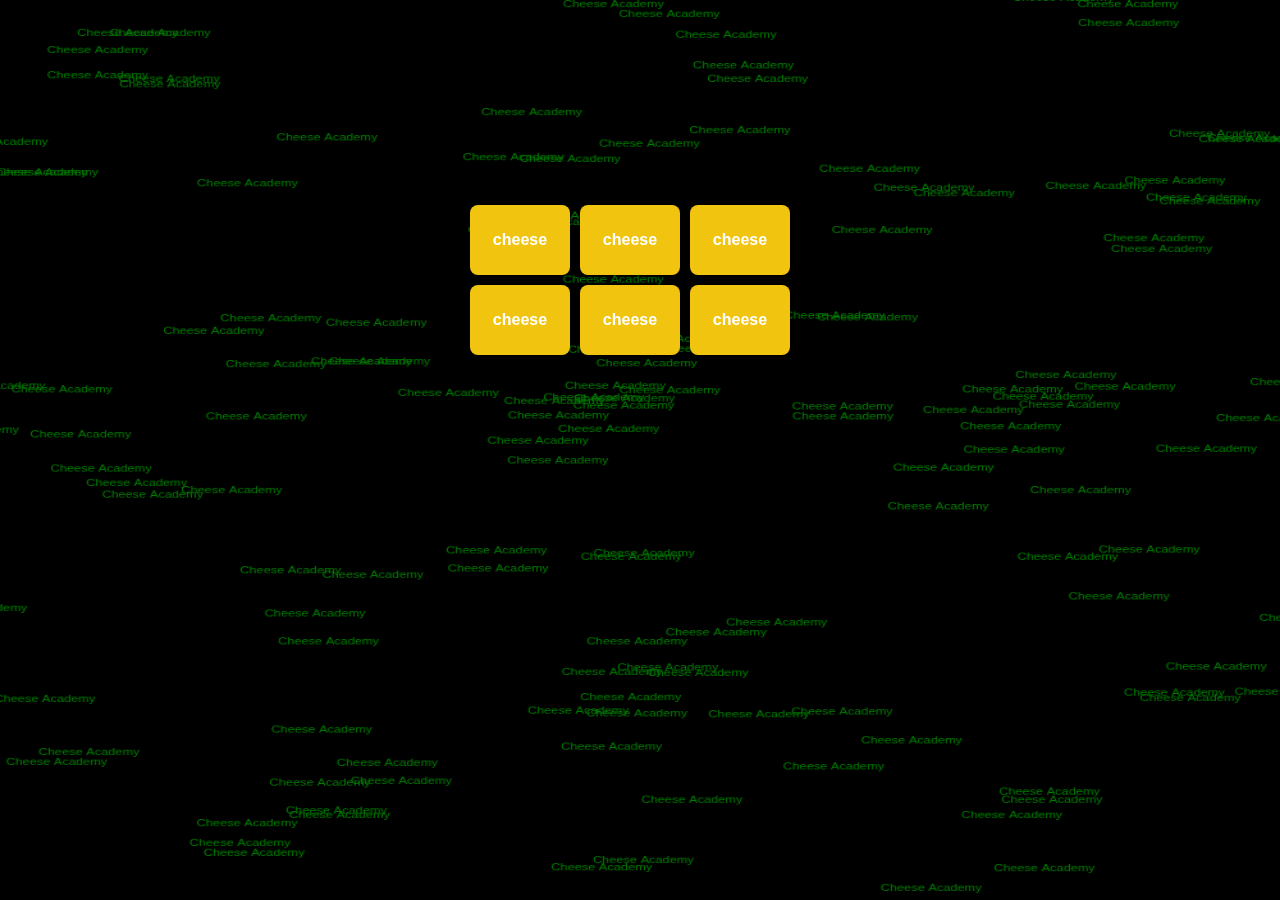
<file: index.html>
<!DOCTYPE html>
<html lang="ja">

<head>
  <meta charset="UTF-8">
  <meta http-equiv="X-UA-Compatible" content="IE=edge">
  <meta name="viewport" content="width=device-width, initial-scale=1.0">
  <title>Cheese 神経衰弱</title>
  <link rel="stylesheet" href="css/style.css">
</head>

<body>
  <canvas id="cv" width="1000" height="1000">
  </canvas>
  <div class="container">
    <!-- <div id="score">0.00</div> -->
    <div id="stage">
      <!-- <div class="card-container">
      <div class="card">
        <div class="card-front">1</div>
        <div class="card-back">?</div>
      </div>
    </div> -->
    </div>
  </div>


  <script src="js/main.js"></script>




</body>

</html>
</file>
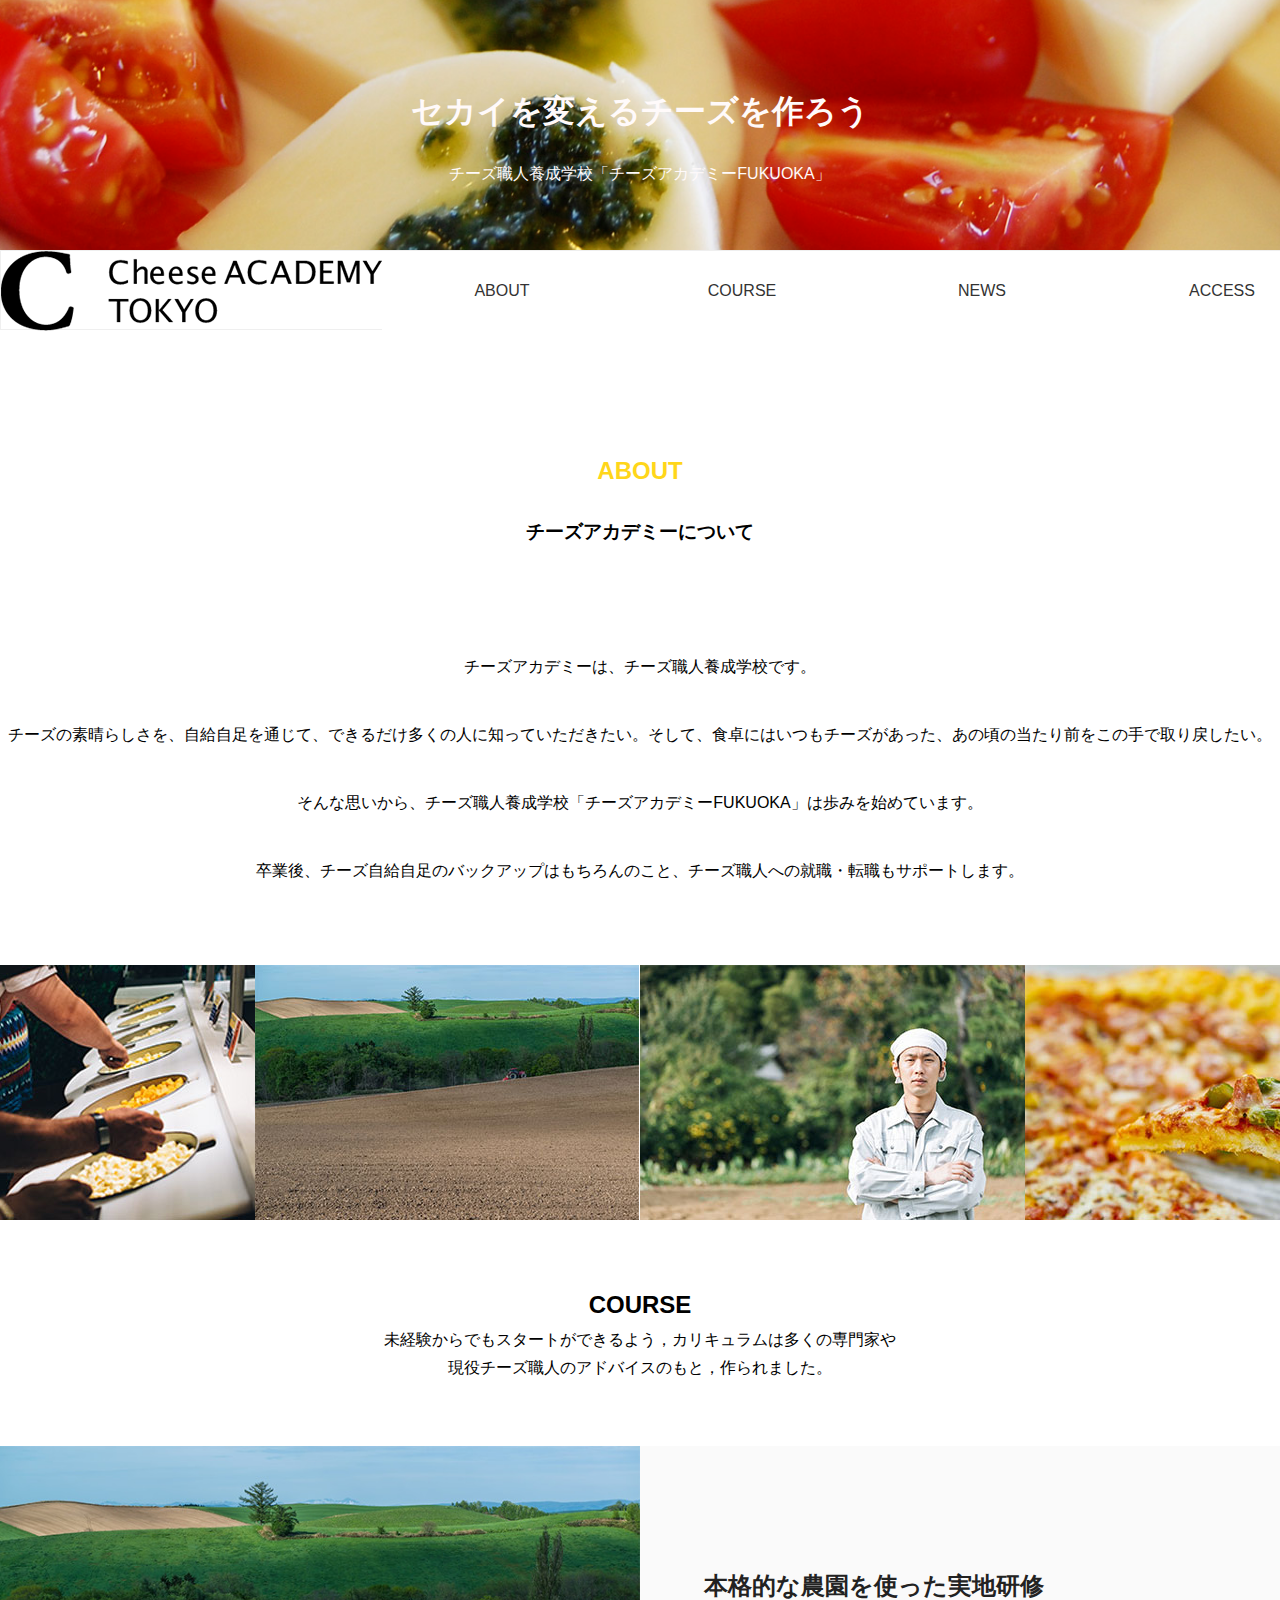
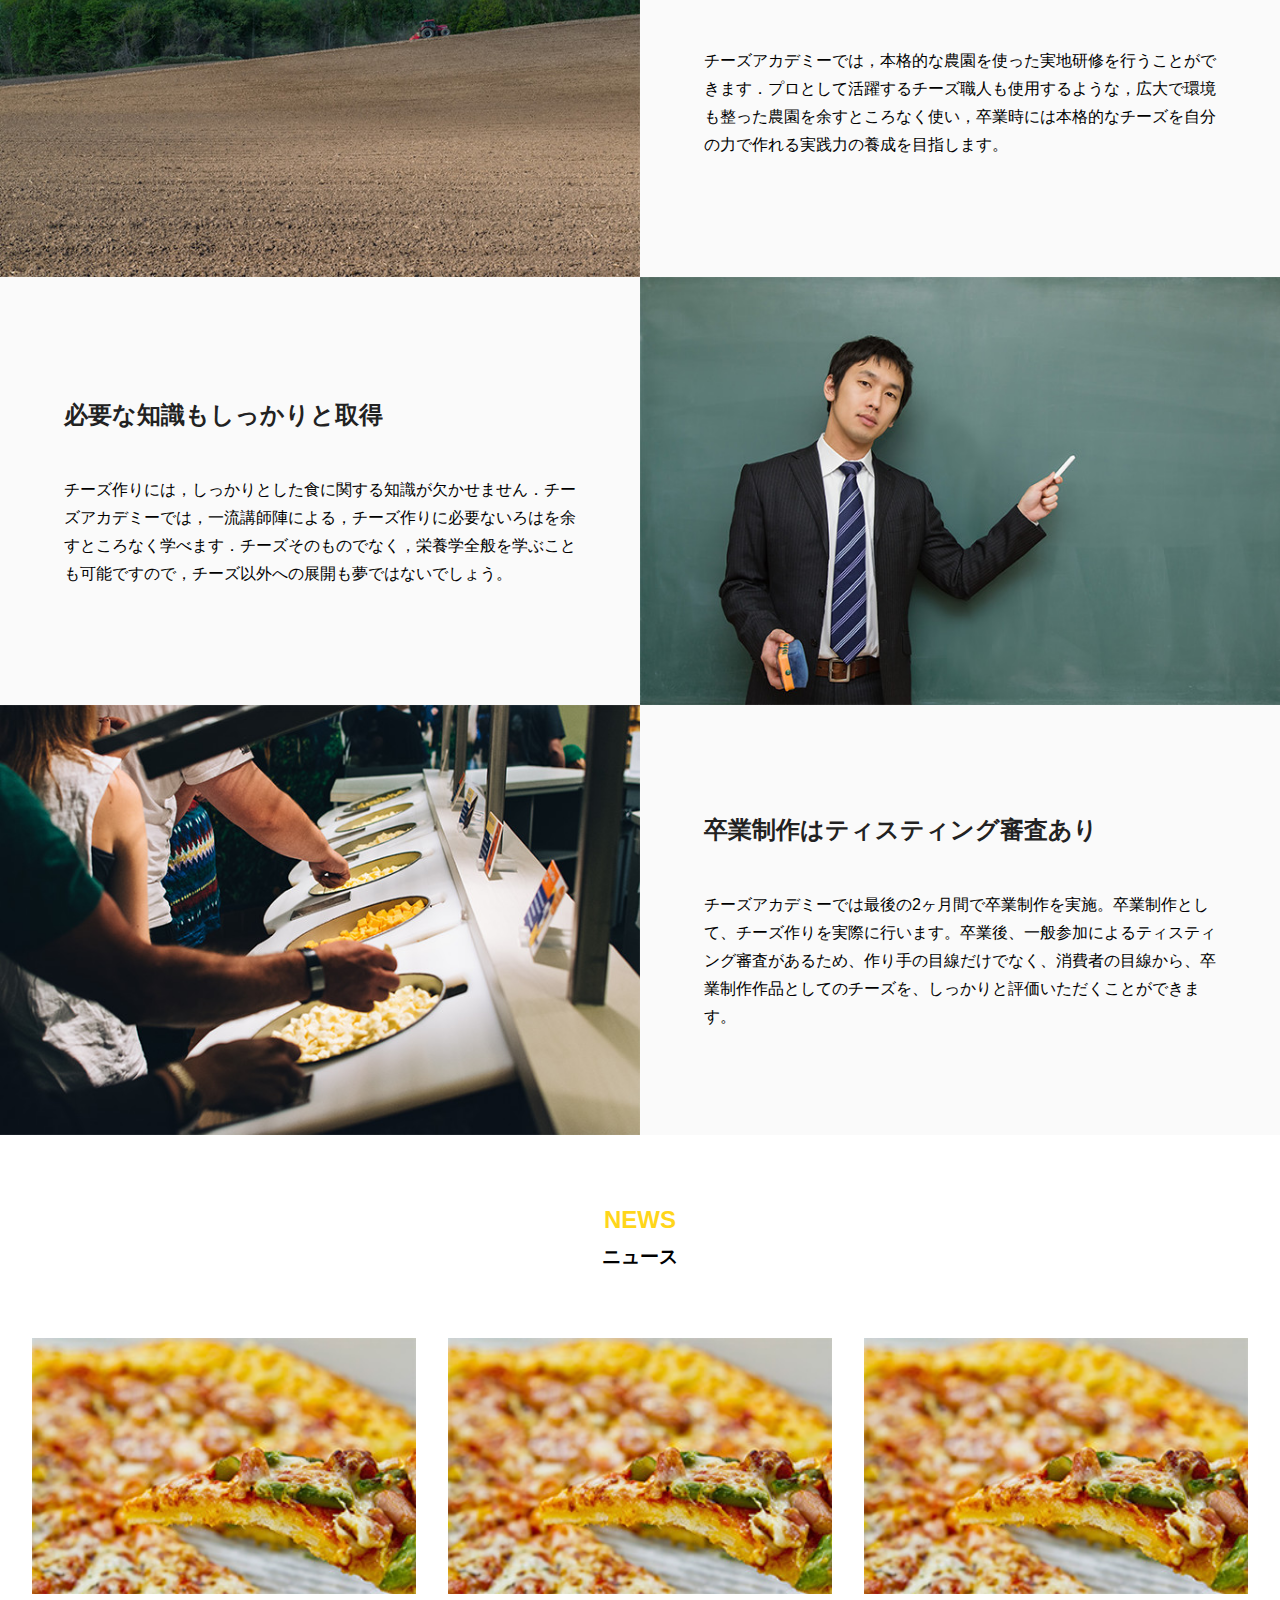
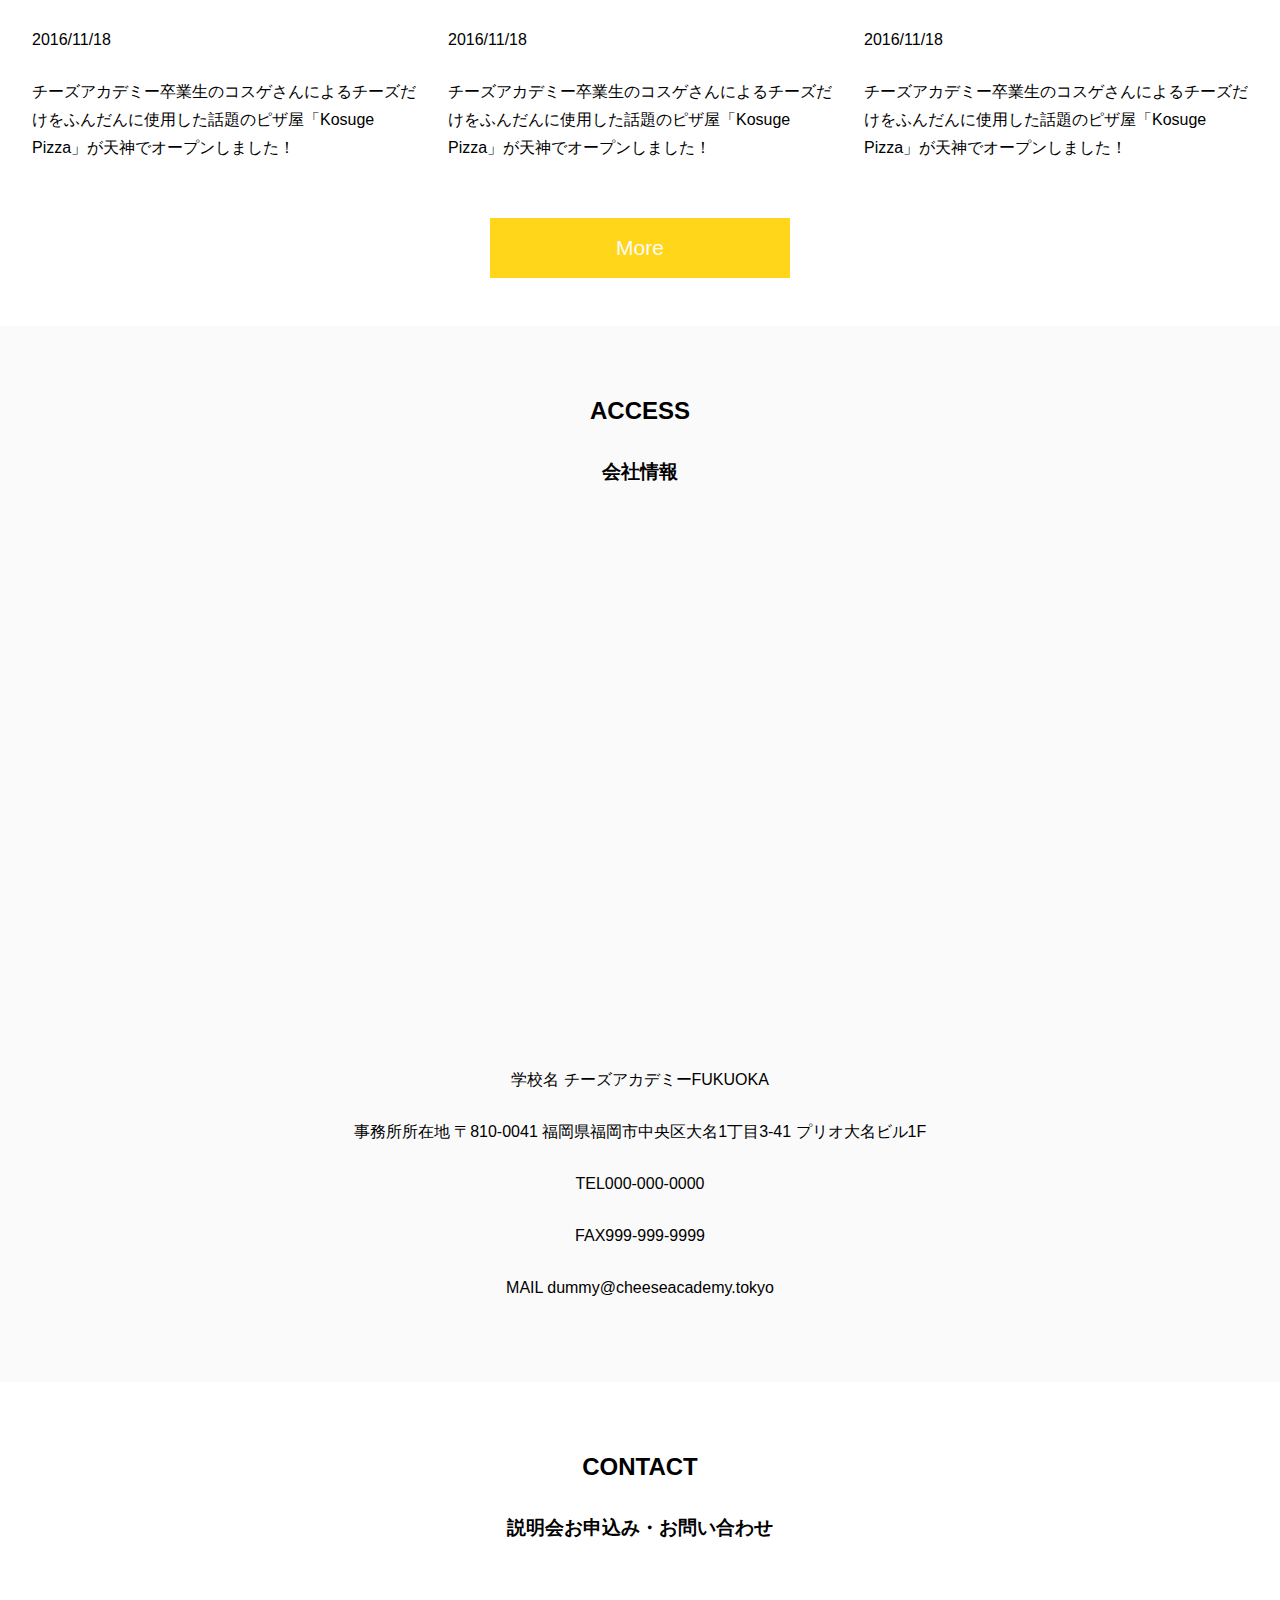
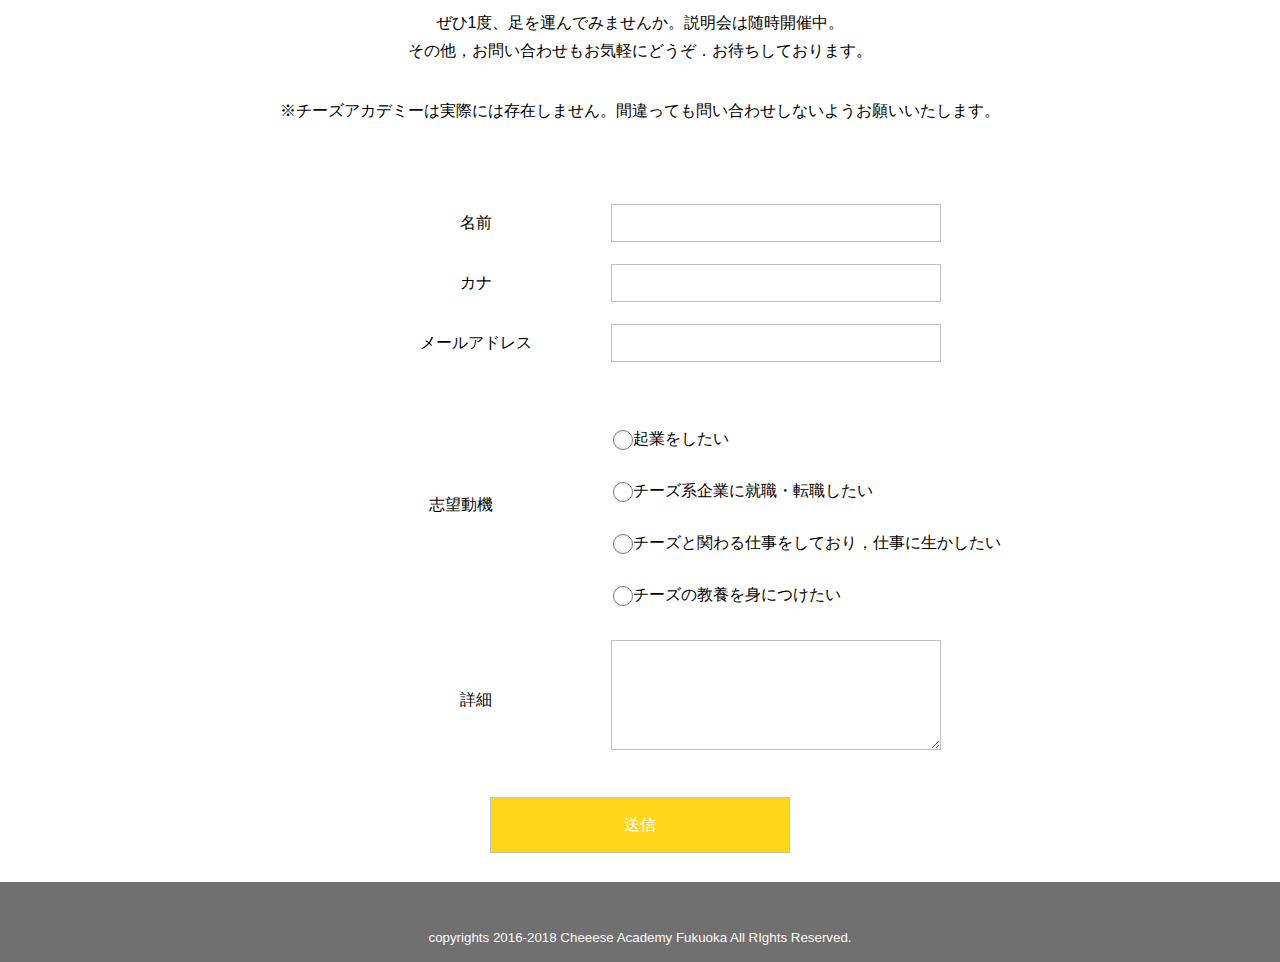
<file: hp/index.html>
<!DOCTYPE html>
<html lang="ja">

<head>
    <meta charset="UTF-8">
    <meta name="viewport" content="width=device-width, initial-scale=1.0">
    <meta http-equiv="X-UA-Compatible" content="ie=edge">
    <title>チーズアカデミー</title>
    <meta name="description" content=“世界を変えるチーズを作ろう。チーズアカデミーは、チーズ職人を養成するための学校です。”>
    <meta property="og:title" content="チーズアカデミー">
    <meta property="og:type" content="website" />
    <meta property="og:url" content="#" />
    <meta property="og:site_name" content="チーズアカデミー" />
    <meta property="og:description" content="世界を変えるチーズを作ろう。チーズアカデミーは、チーズ職人を養成するための学校です。" />
    <meta name="format-detection" content="telephone=no">
    <link rel="canonical" href="#">
    <link rel="stylesheet" type="text/css" href="css/reset.css" />
    <link rel="stylesheet" type="text/css" href="css/sanitize.css" />
    <link rel="stylesheet" type="text/css" href="css/style.css" />
    <!-- あらかじめcssを読み込んでいるので設定しなくてOK-->
</head>

<body>
    <!-- ここから記述しよう -->
    <div class="title_section">
        <h1>セカイを変えるチーズを作ろう</h1>
        <p>チーズ職人養成学校「チーズアカデミーFUKUOKA」</p>
    </div>


    <header>
        <div class="menu">
            <div class="menu_img">
                <img src="img/header_logo.png" alt="">
            </div>
            <div>
                <nav>
                    <ul class="nav">
                        <li><a href="#ABOUT">ABOUT</a></li>
                        <li><a href="#COURSE">COURSE</a></li>
                        <li><a href="#NEWS">NEWS</a></li>
                        <li><a href="#ACCESS">ACCESS</a></li>
                        <li><a href="#CONTACT">CONTACT</a></li>
                    </ul>
                </nav>
            </div>
        </div>
    </header>


    <main>
        <section id="ABOUT">
            <div class="about_text">
                <h2>ABOUT</h2>
                <h3>チーズアカデミーについて</h3>
                <p>チーズアカデミーは、チーズ職人養成学校です。</p>
                <p>チーズの素晴らしさを、自給自足を通じて、できるだけ多くの人に知っていただきたい。そして、食卓にはいつもチーズがあった、あの頃の当たり前をこの手で取り戻したい。</p>
                <p>そんな思いから、チーズ職人養成学校「チーズアカデミーFUKUOKA」は歩みを始めています。</p>
                <p>卒業後、チーズ自給自足のバックアップはもちろんのこと、チーズ職人への就職・転職もサポートします。</p>
            </div>

            <div class="about_img">
                <img src="img/about_01.jpg" alt="チーズのビュッフェ？みたいな写真">
                <img src="img/about_02.jpg" alt="畑の写真">
                <img src="img/about_03.jpg" alt="うでくみおじさん">
                <img src="img/about_04.jpg" alt="ピザの写真">
            </div>

        </section>

        <section id="COURSE">

            <h2>COURSE</h2>
            <div class="COURSE_subtitle">
                <p>未経験からでもスタートができるよう，カリキュラムは多くの専門家や<br>現役チーズ職人のアドバイスのもと，作られました。</p>
            </div>

            <div class="kensyu">
                <div class="kensyu_img">

                    <img src="img/course_01.jpg" alt="畑の写真">
                </div>
                <div class="kensyu_text">
                    <div>
                        <h3>本格的な農園を使った実地研修</h3>
                        <p>チーズアカデミーでは，本格的な農園を使った実地研修を行うことができます．プロとして活躍するチーズ職人も使用するような，広大で環境も整った農園を余すところなく使い，卒業時には本格的なチーズを自分の力で作れる実践力の養成を目指します。
                        </p>
                    </div>
                </div>
            </div>


            <div class="sensei">
                <div class="sensei_text">
                    <div>
                        <h3>必要な知識もしっかりと取得</h3>
                        <p>チーズ作りには，しっかりとした食に関する知識が欠かせません．チーズアカデミーでは，一流講師陣による，チーズ作りに必要ないろはを余すところなく学べます．チーズそのものでなく，栄養学全般を学ぶことも可能ですので，チーズ以外への展開も夢ではないでしょう。
                        </p>
                    </div>
                </div>

                <div class="sensei_img">
                    <img src="img/course_02.jpg" alt="黒板と先生">
                </div>

            </div>

            <div class="buffet">
                <div class="buffet_img">
                    <img src="img/course_03.jpg" alt="チーズのビュッフェ？みたいな写真">
                </div>
                <div class="buffet_text">
                    <div>
                        <h3>卒業制作はティスティング審査あり</h3>
                        <p>チーズアカデミーでは最後の2ヶ月間で卒業制作を実施。卒業制作として、チーズ作りを実際に行います。卒業後、一般参加によるティスティング審査があるため、作り手の目線だけでなく、消費者の目線から、卒業制作作品としてのチーズを、しっかりと評価いただくことができます。
                    </div>
                </div>
                </p>
            </div>
        </section>

        <section id="NEWS">
            <h2>NEWS</h2>
            <h3>ニュース</h3>

            <div class="news_section">
                <div class="news1">
                    <div class="news1_img">
                        <img src="img/news_img.jpg" alt="ピザの写真">
                    </div>
                    <div class="news1_text">
                        <div>
                            <p>2016/11/18</p>
                            <p>チーズアカデミー卒業生のコスゲさんによるチーズだけをふんだんに使用した話題のピザ屋「Kosuge Pizza」が天神でオープンしました！</p>
                        </div>
                    </div>

                </div>
                <div class="news2">
                    <div class="news2_img">
                        <img src="img/news_img.jpg" alt="ピザの写真">
                    </div>
                    <div class="news2_text">
                        <p>2016/11/18</p>
                        <p>チーズアカデミー卒業生のコスゲさんによるチーズだけをふんだんに使用した話題のピザ屋「Kosuge Pizza」が天神でオープンしました！</p>
                    </div>
                </div>


                <div class="news3">
                    <div class="news3_img">
                        <img src="img/news_img.jpg" alt="ピザの写真">
                    </div>
                    <div class="news3_text">
                        <p>2016/11/18</p>
                        <p>チーズアカデミー卒業生のコスゲさんによるチーズだけをふんだんに使用した話題のピザ屋「Kosuge Pizza」が天神でオープンしました！</p>
                    </div>
                </div>
            </div>

            <button type="button" name="name" value="value">More</button>

        </section>


        <section id="ACCESS">
            <h2>ACCESS</h2>
            <h3>会社情報</h3>

            <iframe
                src="https://www.google.com/maps/embed?pb=!1m18!1m12!1m3!1d3241.311300228862!2d139.70080821436167!3d35.669336138233376!2m3!1f0!2f0!3f0!3m2!1i1024!2i768!4f13.1!3m3!1m2!1s0x60188c9fa9e2e881%3A0x35396adb5ba7ce03!2z44K444O844K644Ki44Kr44OH44Of44O85p2x5Lqs!5e0!3m2!1sja!2sjp!4v1649471492744!5m2!1sja!2sjp"
                width="600" height="450" style="border:0;" allowfullscreen="" loading="lazy"
                referrerpolicy="no-referrer-when-downgrade"></iframe>

            <div class="p1">
                <p>学校名 チーズアカデミーFUKUOKA</p>
            </div>
            <div class="p2">
                <p>事務所所在地 〒810-0041 福岡県福岡市中央区大名1丁目3-41 プリオ大名ビル1F</p>
            </div>
            <div class="p3">
                <p>TEL</p>
                <p>000-000-0000</p>
            </div>
            <div class="p4">
                <p>FAX </p>
                <p>999-999-9999</p>
            </div>
            <div class="p5">
                <p>MAIL dummy@cheeseacademy.tokyo</p>
            </div>



        </section>

        <section id="CONTACT">
            <h2>CONTACT</h2>
            <h3>説明会お申込み・お問い合わせ</h3>

            <p>ぜひ1度、足を運んでみませんか。説明会は随時開催中。</p>
            <p>その他，お問い合わせもお気軽にどうぞ．お待ちしております。</p>
            <div class="kome">
                <p>※チーズアカデミーは実際には存在しません。間違っても問い合わせしないようお願いいたします。</p>
            </div>
            <form action="#" method="post">

                <dl>
                    <div class="form_name">
                        <div>
                            <dt>名前</dt>
                        </div>
                        <div>
                            <dd><input type="text" name="name" id="name"></dd>
                        </div>
                    </div>

                    <div class="form_kana">
                        <div>
                            <dt>カナ</dt>
                        </div>
                        <div>
                            <dd><input type="text" name="kana" id="kana"></dd>
                        </div>
                    </div>

                    <div class="form_mail">
                        <div>
                            <dt>メールアドレス</dt>
                        </div>
                        <div>
                            <dd><input type="email" name="email" id="email"></dd>
                        </div>
                    </div>

                    <div class="form_siboudouki">
                        <div>
                            <dt>志望動機</dt>
                        </div>
                        <div class="radiobutton">
                            <dd>
                                <div>
                                    <label for="kigyou"><input type="radio" name="kind" id="kigyou"
                                            value="起業をしたい">起業をしたい</label>
                                </div>
                                <div>
                                    <label for="syusyoku"><input type="radio" name="kind" id="syusyoku"
                                            value="チーズ系企業に就職・転職したい">チーズ系企業に就職・転職したい</label>
                                </div>
                                <div>
                                    <label for="sigoto"><input type="radio" name="kind" id="sigoto"
                                            value="チーズと関わる仕事をしており，仕事に生かしたい">チーズと関わる仕事をしており，仕事に生かしたい</label>
                                </div>
                                <div>
                                    <label for="kyouyou"><input type="radio" name="kind" id="kyouyou"
                                            value="チーズの教養を身につけたい">チーズの教養を身につけたい
                                    </label>
                                </div>

                            </dd>
                        </div>
                    </div>

                    <div class="form_syousai">
                        <div>

                            <dt>詳細</dt>

                        </div>
                        <div>
                            <dd>
                                <textarea name="detail" id="detail" cols="30" rows="10"></textarea>

                            </dd>
                        </div>
                    </div>

                </dl>

                <div class="form_sousin">
                    <input type="submit" value="送信">
                </div>
            </form>

        </section>

        

    </main>
    <footer>
        <small>copyrights 2016-2018 Cheeese Academy Fukuoka All RIghts Reserved.</small>

    </footer>





</body>

</html>
</file>
<file: css/style.css>
body {
  background: #e28024;
  font-family: Arial, sans-serif;
  font-size: 16px;
  font-weight: bold;
}

#cv {
  position: fixed;
  top: 0;
  left: 0;
  width: 100%;
  height: 100%;

}

.container {
  width: 350px;
  margin: 200px auto;
}

#stage {
  display: flex;
  flex-wrap: wrap;
}

.card-container {
  /* 回転の奥行 */
  perspective: 100px;
  width: 100px;
  height: 70px;
  margin: 5px;
}


.card {
  cursor: pointer;
  width: 100%;
  height: 100%;
  transition: 0.8s;
  /* カードを重ねるための処理 */
  position: relative;
  /* カードと同じ空間でカードの子要素を回転させる処理 
  子要素を同じ3D空間に位置させる*/
  transform-style: preserve-3d;
}

.card-front,
.card-back {
  width: 100%;
  height: 100%;
  text-align: center;
  line-height: 70px;
  border-radius: 8px;
  /* カードを重ねるための処理 */
  position: absolute;
  top: 0;
  left: 0;
  /* 回転の最中に要素の裏面をみえないようにする */
  backface-visibility: hidden;
}

.card-back {
  background: #f1c40f;
  color: #fff;
}

.card-front {
  background: transparent;
  color: #f1c40f;
  /* 1を最初に反転しておいて回転したときに正しく見えるようにする処理 */
  transform: rotateY(180deg);
}

.card.open {
  transform: rotateY(180deg);
  border-radius: 8px;
  background-image: url(../img/ojisan.jpg);
  background-size: cover;
}

#score {
  font-size: 20px;
  color: #fff;
  text-align: right;
  margin: 0 5px 10px 0;
}
</file>
<file: hp/css/sanitize.css>
/*! sanitize.css v4.0.0 | CC0 License | github.com/10up/sanitize.css */

/* Display definitions
   ========================================================================== */

/**
 * Add the correct display in IE 9-.
 * 1. Add the correct display in Edge, IE, and Firefox.
 * 2. Add the correct display in IE.
 */

article,
aside,
details, /* 1 */
figcaption,
figure,
footer,
header,
main, /* 2 */
menu,
nav,
section,
summary { /* 1 */
	display: block;
}

/**
 * Add the correct display in IE 9-.
 */

audio,
canvas,
progress,
video {
	display: inline-block;
}

/**
 * Add the correct display in iOS 4-7.
 */

audio:not([controls]) {
	display: none;
	height: 0;
}

/**
 * Add the correct display in IE 10-.
 * 1. Add the correct display in IE.
 */

template, /* 1 */
[hidden] {
	display: none;
}

/* Elements of HTML (https://www.w3.org/TR/html5/semantics.html)
   ========================================================================== */

/**
 * 1. Remove repeating backgrounds in all browsers (opinionated).
 * 2. Add box sizing inheritence in all browsers (opinionated).
 */

*,
::before,
::after {
	background-repeat: no-repeat; /* 1 */
	box-sizing: inherit; /* 2 */
}

/**
 * 1. Add text decoration inheritance in all browsers (opinionated).
 * 2. Add vertical alignment inheritence in all browsers (opinionated).
 */

::before,
::after {
	text-decoration: inherit; /* 1 */
	vertical-align: inherit; /* 2 */
}

/**
 * 1. Add border box sizing in all browsers (opinionated).
 * 2. Add the default cursor in all browsers (opinionated).
 * 3. Add a flattened line height in all browsers (opinionated).
 * 4. Prevent font size adjustments after orientation changes in IE and iOS.
 */

html {
	box-sizing: border-box; /* 1 */
	cursor: default; /* 2 */
	font-family: sans-serif; /* 3 */
	line-height: 1.5; /* 3 */
	-ms-text-size-adjust: 100%; /* 4 */
	-webkit-text-size-adjust: 100%; /* 5 */
}

/* Sections (https://www.w3.org/TR/html5/sections.html)
   ========================================================================== */

/**
 * Remove the margin in all browsers (opinionated).
 */

body {
	margin: 0;
}

/**
 * Correct the font sizes and margins on `h1` elements within
 * `section` and `article` contexts in Chrome, Firefox, and Safari.
 */

h1 {
	font-size: 2em;
	margin: .67em 0;
}

/* Grouping content (https://www.w3.org/TR/html5/grouping-content.html)
   ========================================================================== */

/**
 * 1. Correct font sizing inheritance and scaling in all browsers.
 * 2. Correct the odd `em` font sizing in all browsers.
 */

code,
kbd,
pre,
samp {
	font-family: monospace, monospace; /* 1 */
	font-size: 1em; /* 2 */
}

/**
 * 1. Correct the height in Firefox.
 * 2. Add visible overflow in Edge and IE.
 */

hr {
	height: 0; /* 1 */
	overflow: visible; /* 2 */
}

/**
 * Remove the list style on navigation lists in all browsers (opinionated).
 */

nav ol,
nav ul {
	list-style: none;
}

/* Text-level semantics
   ========================================================================== */

/**
 * 1. Add a bordered underline effect in all browsers.
 * 2. Remove text decoration in Firefox 40+.
 */

abbr[title] {
	border-bottom: 1px dotted; /* 1 */
	text-decoration: none; /* 2 */
}

/**
 * Prevent the duplicate application of `bolder` by the next rule in Safari 6.
 */

b,
strong {
	font-weight: inherit;
}

/**
 * Add the correct font weight in Chrome, Edge, and Safari.
 */

b,
strong {
	font-weight: bolder;
}

/**
 * Add the correct font style in Android 4.3-.
 */

dfn {
	font-style: italic;
}

/**
 * Add the correct colors in IE 9-.
 */

mark {
	background-color: #ffff00;
	color: #000000;
}

/**
 * Add the correct vertical alignment in Chrome, Firefox, and Opera.
 */

progress {
	vertical-align: baseline;
}

/**
 * Correct the font size in all browsers.
 */

small {
	font-size: 83.3333%;
}

/**
 * Change the positioning on superscript and subscript elements
 * in all browsers (opinionated).
 * 1. Correct the font size in all browsers.
 */

sub,
sup {
	font-size: 83.3333%; /* 1 */
	line-height: 0;
	position: relative;
	vertical-align: baseline;
}

sub {
	bottom: -.25em;
}

sup {
	top: -.5em;
}

/*
 * Remove the text shadow on text selections (opinionated).
 * 1. Restore the coloring undone by defining the text shadow (opinionated).
 */

::-moz-selection {
	background-color: #b3d4fc; /* 1 */
	color: #000000; /* 1 */
	text-shadow: none;
}

::selection {
	background-color: #b3d4fc; /* 1 */
	color: #000000; /* 1 */
	text-shadow: none;
}

/* Embedded content (https://www.w3.org/TR/html5/embedded-content-0.html)
   ========================================================================== */

/*
 * Change the alignment on media elements in all browers (opinionated).
 */

audio,
canvas,
iframe,
img,
svg,
video {
	vertical-align: middle;
}

/**
 * Remove the border on images inside links in IE 10-.
 */

img {
	border-style: none;
}

/**
 * Change the fill color to match the text color in all browsers (opinionated).
 */

svg {
	fill: currentColor;
}

/**
 * Hide the overflow in IE.
 */

svg:not(:root) {
	overflow: hidden;
}

/* Links (https://www.w3.org/TR/html5/links.html#links)
   ========================================================================== */

/**
 * 1. Remove the gray background on active links in IE 10.
 * 2. Remove the gaps in underlines in iOS 8+ and Safari 8+.
 */

a {
	background-color: transparent; /* 1 */
	-webkit-text-decoration-skip: objects; /* 2 */
}

/**
 * Remove the outline when hovering in all browsers (opinionated.
 */

:hover {
	outline-width: 0;
}

/* Tabular data (https://www.w3.org/TR/html5/tabular-data.html)
   ========================================================================== */

/*
 * Remove border spacing in all browsers (opinionated).
 */

table {
	border-collapse: collapse;
	border-spacing: 0;
}

/* transform-style:  (https://www.w3.org/TR/html5/forms.html)
   ========================================================================== */

/**
 * 1. Remove the default styling in all browsers (opinionated).
 * 3. Remove the margin in Firefox and Safari.
 */

button,
input,
select,
textarea {
	background-color: transparent; /* 1 */
	border-style: none; /* 1 */
	color: inherit; /* 1 */
	font-size: 1em; /* 1 */
	margin: 0; /* 3 */
}

/**
 * Correct the overflow in IE.
 * 1. Correct the overflow in Edge.
 */

button,
input { /* 1 */
	overflow: visible;
}

/**
 * Remove the inheritance in Edge, Firefox, and IE.
 * 1. Remove the inheritance in Firefox.
 */

button,
select { /* 1 */
	text-transform: none;
}

/**
 * 1. Prevent the WebKit bug where (2) destroys native `audio` and `video`
 *    controls in Android 4.
 * 2. Correct the inability to style clickable types in iOS and Safari.
 */

button,
html [type="button"], /* 1 */
[type="reset"],
[type="submit"] {
	-webkit-appearance: button; /* 2 */
}

/**
 * Remove the inner border and padding in Firefox.
 */

::-moz-focus-inner {
	border-style: none;
	padding: 0;
}

/**
 * Correct the focus styles unset by the previous rule.
 */

:-moz-focusring {
	outline: 1px dotted ButtonText;
}

/**
 * Correct the border, margin, and padding in all browsers.
 */

fieldset {
	border: 1px solid #c0c0c0;
	margin: 0 2px;
	padding: .35em .625em .75em;
}

/**
 * 1. Correct the text wrapping in Edge and IE.
 * 2. Remove the padding so developers are not caught out when they zero out
 *    `fieldset` elements in all browsers.
 */

legend {
	display: table; /* 1 */
	max-width: 100%; /* 1 */
	padding: 0; /* 2 */
	white-space: normal; /* 1 */
}

/**
 * 1. Remove the vertical scrollbar in IE.
 * 2. Change the resize direction on textareas in all browsers (opinionated).
 */

textarea {
	overflow: auto; /* 1 */
	resize: vertical; /* 2 */
}

/**
 * Remove the padding in IE 10-.
 */

[type="checkbox"],
[type="radio"] {
	padding: 0;
}

/**
 * Correct the cursor style on increment and decrement buttons in Chrome.
 */

::-webkit-inner-spin-button,
::-webkit-outer-spin-button {
	height: auto;
}

/**
 * 1. Correct the odd appearance in Chrome and Safari.
 * 2. Correct the outline style in Safari.
 */

[type="search"] {
	-webkit-appearance: textfield; /* 1 */
	outline-offset: -2px; /* 2 */
}

/**
 * Remove the inner padding and cancel buttons in Chrome and Safari for OS X.
 */

::-webkit-search-cancel-button,
::-webkit-search-decoration {
	-webkit-appearance: none;
}

/**
 * Correct the text style on placeholders in Chrome, Edge, and Safari.
 */

::-webkit-input-placeholder {
	color: inherit;
	opacity: .54;
}

/**
 * 1. Correct the inability to style clickable types in iOS and Safari.
 * 2. Change font properties to `inherit` in Safari.
 */

::-webkit-file-upload-button {
	-webkit-appearance: button; /* 1 */
	font: inherit; /* 2 */
}

/* WAI-ARIA (https://www.w3.org/TR/html5/dom.html#wai-aria)
   ========================================================================== */

/**
 * Change the cursor on busy elements (opinionated).
 */

[aria-busy="true"] {
	cursor: progress;
}

/*
 * Change the cursor on control elements (opinionated).
 */

[aria-controls] {
	cursor: pointer;
}

/*
 * Change the cursor on disabled, not-editable, or otherwise
 * inoperable elements (opinionated).
 */

[aria-disabled] {
	cursor: default;
}

/* User interaction (https://www.w3.org/TR/html5/editing.html)
   ========================================================================== */

/*
 * Remove the tapping delay on clickable elements (opinionated).
 * 1. Remove the tapping delay in IE 10.
 */

a,
area,
button,
input,
label,
select,
textarea,
[tabindex] {
	-ms-touch-action: manipulation; /* 1 */
	touch-action: manipulation;
}

/*
 * Change the display on visually hidden accessible elements (opinionated).
 */

[hidden][aria-hidden="false"] {
	clip: rect(0, 0, 0, 0);
	display: inherit;
	position: absolute;
}

[hidden][aria-hidden="false"]:focus {
	clip: auto;
}
</file>
<file: hp/css/style.css>
/*全体　共通
最初から設定してあるので特に変更
しなくても大丈夫です♪
-----------------*/
body {
	font-family: Roboto, "Yu Gothic Medium", "游ゴシック Medium", YuGothic, "游ゴシック体", "ヒラギノ角ゴ Pro W3", "メイリオ", sans-serif;
	line-height: 1.75;
	font-size: 16px;
}


/*　パディングをサイズ内側にする処理　*/
* {
	padding: 0;
	margin: 0;
	-webkit-box-sizing: border-box;
	-moz-box-sizing: border-box;
	-o-box-sizing: border-box;
	-ms-box-sizing: border-box;
	box-sizing: border-box;
}

/*ーーーーーーーーーーー*/
/*この下から記述*/
/*ーーーーーーーーーーー*/

.title_section {
	background: url(../img/mainbg.png);
	background-size: cover;
	background-position: center;
	height: 250px;
	color: #fffafa;
	display: flex;
	justify-content: center;
	align-items: center;
	flex-direction: column;
}

.title_section h1 {
	font: 48px;
}

.title_section p {
	font: 36px;
}

/*どの部分のcssに対して
命令をしているのかコメントを
記載しよう！
---------------------*/


/*メニュー部分
---------------------*/
.menu {
	display: flex;
	justify-content: space-between;
	font: 21px;
	height: 80px;
	border-width: 1px;
	border-color: #efefef;
	border-style: solid;
}

/*navの部分
---------------------*/
.nav {
	list-style: none;
	display: flex;
}

.nav li {
	width: 240px;
	text-align: center;
	background-color: white;
	/*navの縦幅*/
	line-height: 80px;
}

.nav li a {
	text-decoration: none;
	color: #333;
	font: 21px;
	padding: 20px;
}



/*ABOUTの部分
---------------------*/

.about_text {
	display: flex;
	justify-content: center;
	align-items: center;
	flex-direction: column;
}

.about_text h2 {
	margin-top: 120px;
	color: #ffd61a;
	size: 24px;
}

.about_text h3 {
	margin-top: 24px;
	margin-bottom: 64px;
}

.about_text p {
	margin-top: 40px;
}

.about_img {
	display: flex;
	justify-content: center;
	align-items: center;
	margin-top: 80px;
}

/*COURSEの部分
---------------------*/

#COURSE {
	display: flex;
	justify-content: center;
	align-items: center;
	flex-direction: column;
}

#COURSE h2 {
	margin-top: 64px;
}

#COURSE h3 {
	font-size: 24px;
	color: #222222;
}

.COURSE_subtitle {
	text-align: center;
	margin-bottom: 64px;
}

/*COURSEの農場研修*/


.kensyu {
	display: flex;
	justify-content: center;
	align-items: center;
	background-color: #fafafa;
}

.kensyu_img {
	display: flex;
}

.kensyu_img,
.kensyu_text {
	width: 50%;
}

.kensyu_img img {
	width: 100%;
	height: 100%;
	object-fit: contain;
}

.kensyu_text {
	display: flex;
	justify-content: center;
	align-items: center;
	flex-direction: column;

}

.kensyu_text div {
	width: 80%;
}

.kensyu p {
	margin-top: 40px;
}

/*COURSEの黒板先生*/
.sensei {
	display: flex;
	justify-content: center;
	align-items: center;
	background-color: #fafafa;
}

.sensei_img {
	display: flex;
}

.sensei_img,
.sensei_text {
	width: 50%;
}

.sensei_img img {
	width: 100%;
	height: 100%;
	object-fit: contain;
}

.sensei_text {
	display: flex;
	justify-content: center;
	align-items: center;
	flex-direction: column;
}

.sensei_text div {
	width: 80%;
}

.sensei p {
	margin-top: 40px;
}

/*COURSEのチーズビュッフェ*/
.buffet {
	display: flex;
	justify-content: center;
	align-items: center;
	background-color: #fafafa;
}

.buffet_img {
	display: flex;
}

.buffet_img,
.buffet_text {
	width: 50%;
}

.buffet_img img {
	width: 100%;
	height: 100%;
	object-fit: contain;
}

.buffet_text {
	display: flex;
	justify-content: center;
	align-items: center;
	flex-direction: column;
}

.buffet_text div {
	width: 80%;
}

.buffet p {
	margin-top: 40px;
}

/*NEWSの部分
---------------------*/

#NEWS {
	display: flex;
	justify-content: center;
	align-items: center;
	flex-direction: column;
}

#NEWS h2 {
	margin-top: 64px;
	color: #ffd61a;
}

#NEWS h3 {
	margin-bottom: 64px;
}

.news_section {
	display: flex;
	justify-content: space-evenly;
	align-items: center;
}


/*news1*/
.news1 {
	display: flex;
	justify-content: center;
	align-items: center;
	flex-direction: column;
	margin-right: 32px;
	margin-left: 32px;
}

.news1_img,
.news1_text {
	width: 100%;
}

.news1_img img {
	width: 100%;
	height: 100%;
	object-fit: cover;
	margin-bottom: 8px;
}



/*news2*/
.news2 {
	display: flex;
	justify-content: center;
	align-items: center;
	flex-direction: column;
}

.news2_img,
.news2_text {
	width: 100%;
}

.news2_img img {
	width: 100%;
	height: 100%;
	object-fit: cover;
	margin-bottom: 8px;
}

/*news3*/
.news3 {
	display: flex;
	justify-content: center;
	align-items: center;
	flex-direction: column;
	margin-right: 32px;
	margin-left: 32px;
}

.news3_img,
.news3_text {
	width: 100%;
}

.news3_img img {
	width: 100%;
	height: 100%;
	object-fit: cover;
	margin-bottom: 8px;
}

.news1_text p,
.news2_text p,
.news3_text p {
	margin-top: 24px;
}

button {
	width: 300px;
	height: 60px;
	background-color: #ffd61a;
	color: #fafafa;
	font-size: 21px;
	margin-top: 56px;
	margin-bottom: 48px;

}

/*ACCESSの部分
---------------------*/

#ACCESS {
	display: flex;
	justify-content: center;
	align-items: center;
	flex-direction: column;
	background-color: #fafafa;
}

#ACCESS h2 {
	margin-top: 64px;

}

#ACCESS h3 {
	margin-top: 24px;
	margin-bottom: 64px;

}

#ACCESS .p1 {
	margin-top: 64px;
}

#ACCESS .p2 {
	margin-top: 24px;
}

#ACCESS .p3 {
	display: flex;
	justify-content: center;
	align-items: center;
	margin-top: 24px;
}



#ACCESS .p4 {
	display: flex;
	justify-content: center;
	align-items: center;
	margin-top: 24px;
}

#ACCESS .p5 {
	margin-top: 24px;
	margin-bottom: 80px;
}

iframe {
	width: 100%;
}


/*CONTACTの部分
---------------------*/

#CONTACT {
	display: flex;
	justify-content: center;
	align-items: center;
	flex-direction: column;
}

#CONTACT h2 {
	margin-top: 64px;

}

#CONTACT h3 {
	margin-top: 24px;
	margin-bottom: 64px;

}

.kome {
	margin-top: 32px;
	margin-bottom: 80px;
}

.form_name {
	display: flex;
	justify-content: center;
	align-items: center;
}

.form_name div {
	margin-left: 120px;
}

.form_kana {
	display: flex;
	justify-content: center;
	align-items: center;
	margin-top: 24px;
}

.form_kana div {
	margin-left: 120px;
}

.form_mail {
	display: flex;
	justify-content: center;
	align-items: center;
	margin-top: 24px;
}

.form_mail div {
	margin-left: 80px;
}

.form_siboudouki {
	display: flex;
	justify-content: center;
	align-items: center;
	margin-top: 40px;
	margin-left: 90px;
}

.form_siboudouki div {
	margin-left: 60px;
}

.radiobutton {
	display: flex;
	justify-content: center;
	align-items: center;
	flex-direction: column;
}

.radiobutton div {
	margin-top: 24px;

}

.form_syousai {
	display: flex;
	justify-content: center;
	align-items: center;
	margin-top: 32px;
}

.form_syousai div {
	margin-left: 120px;
}

.form_sousin {
	display: flex;
	justify-content: center;
	align-items: center;
	margin-top: 40px;
}

input {
	outline: 1px #bfbfbf solid;
	width: 328px;
	height: 36px;
}

.form_siboudouki input {
	outline: 0px #bfbfbf solid;
	width: 20px;
	height: 20px;
}

textarea {
	outline: 1px #bfbfbf solid;
	width: 328px;
	height: 108px;
}

.form_sousin input {
	width: 298px;
	height: 54px;
	font: 18px;
	background-color: #ffd61a;
	color: #fafafa;
	margin-bottom: 30px;
}

/*footerの部分
---------------------*/

footer {
	display: flex;
	justify-content: center;
	align-items: center;
	height: 80px;
	background-color: #707070;
	padding-top: 32px;
	color: #fffafa;
}
</file>
